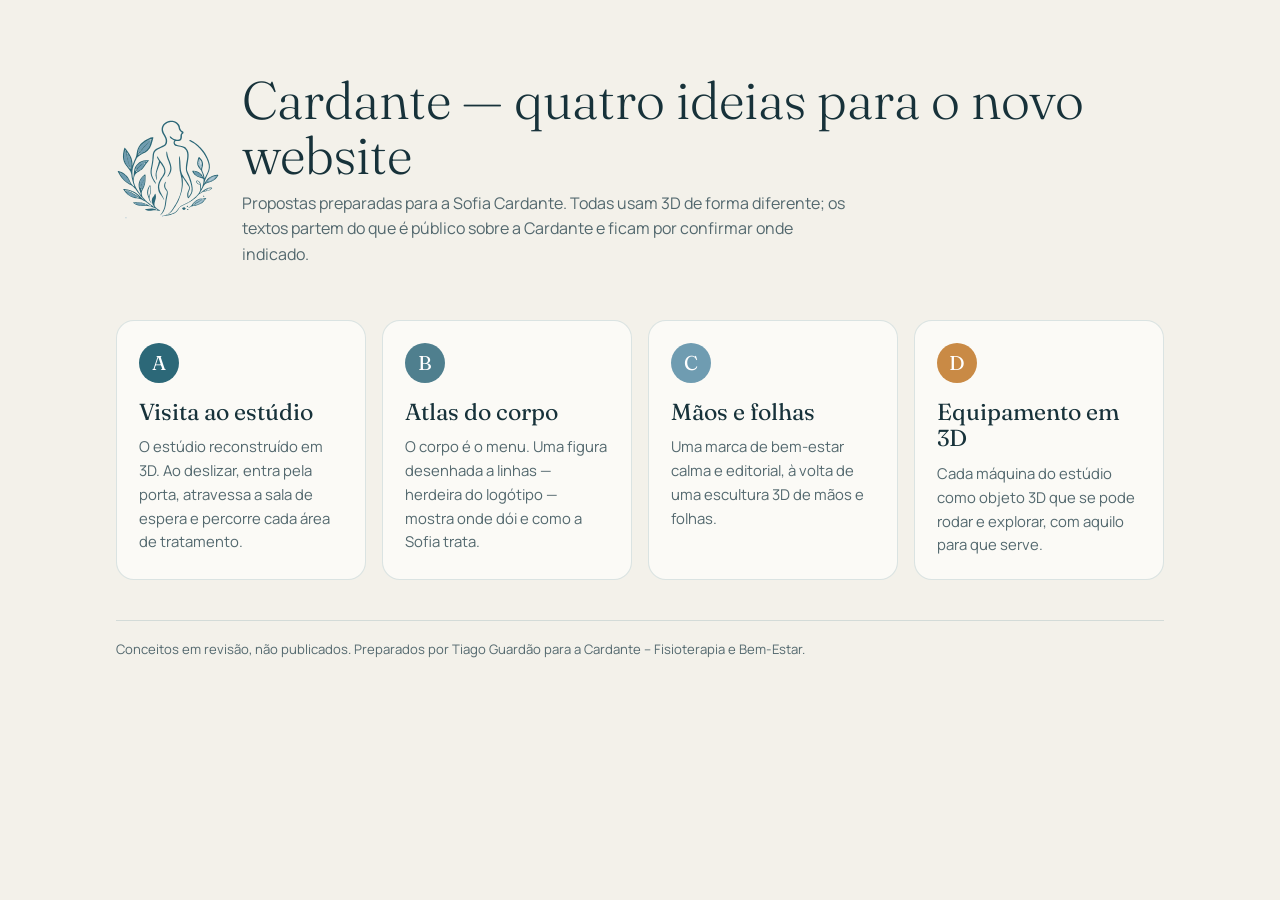
<file: index.html>
<!doctype html>
<html lang="pt-PT">
<head>
<meta charset="utf-8">
<meta name="viewport" content="width=device-width,initial-scale=1">
<meta name="robots" content="noindex, nofollow">
<title>Cardante — quatro propostas de website</title>
<meta name="description" content="Quatro conceitos de website para a Cardante – Fisioterapia e Bem-Estar, preparados por Tiago Guardão.">
<link rel="icon" href="assets/cardante-mark.svg" type="image/svg+xml">
<link rel="preconnect" href="https://fonts.googleapis.com">
<link rel="preconnect" href="https://fonts.gstatic.com" crossorigin>
<link href="https://fonts.googleapis.com/css2?family=Fraunces:opsz,wght@9..144,300;9..144,400&family=Manrope:wght@400;600&display=swap" rel="stylesheet">
<style>
  :root { --ink:#17323a; --soft:#53686e; --teal:#2c6878; --bg:#f3f1ea; --card:#fbfaf6; --line:rgba(44,104,120,.16); }
  * { box-sizing: border-box; }
  body { margin: 0; background: var(--bg); color: var(--ink); font: 400 16px/1.6 "Manrope", system-ui, sans-serif; }
  main { max-width: 1080px; margin: 0 auto; padding: clamp(28px, 6vw, 72px) 16px 64px; }
  header { display: grid; grid-template-columns: auto 1fr; gap: 22px; align-items: center; margin-bottom: clamp(28px, 5vw, 52px); }
  header img { width: clamp(72px, 10vw, 104px); height: auto; }
  h1 { font: 300 clamp(2rem, 4.6vw, 3.3rem)/1.05 "Fraunces", Georgia, serif; margin: 0 0 8px; }
  header p { margin: 0; color: var(--soft); max-width: 38rem; }
  .grid { display: grid; grid-template-columns: repeat(auto-fit, minmax(240px, 1fr)); gap: 16px; }
  a.opt { display: flex; flex-direction: column; gap: 10px; text-decoration: none; color: inherit; background: var(--card);
    border: 1px solid var(--line); border-radius: 18px; padding: 22px; min-height: 230px; transition: transform .25s, box-shadow .25s; }
  a.opt:hover, a.opt:focus-visible { transform: translateY(-3px); box-shadow: 0 16px 40px rgba(23,50,58,.12); outline: none; }
  .tag { width: 40px; height: 40px; border-radius: 50%; display: grid; place-items: center; font: 400 1.25rem/1 "Fraunces", serif; color: #fff; background: var(--c); }
  .opt h2 { font: 400 1.45rem/1.15 "Fraunces", Georgia, serif; margin: 6px 0 0; }
  .opt p { margin: 0; color: var(--soft); font-size: .93rem; }
  footer { margin-top: 40px; font-size: .82rem; color: var(--soft); border-top: 1px solid var(--line); padding-top: 18px; }
</style>
</head>
<body>
<main>
  <header>
    <img src="assets/cardante-mark.svg" alt="" width="1768" height="1719">
    <div>
      <h1>Cardante — quatro ideias para o novo website</h1>
      <p>Propostas preparadas para a Sofia Cardante. Todas usam 3D de forma diferente; os textos partem do que é público sobre a Cardante e ficam por confirmar onde indicado.</p>
    </div>
  </header>
  <div class="grid">
    <a class="opt" href="a/" style="--c:#2c6878">
      <span class="tag">A</span><h2>Visita ao estúdio</h2>
      <p>O estúdio reconstruído em 3D. Ao deslizar, entra pela porta, atravessa a sala de espera e percorre cada área de tratamento.</p>
    </a>
    <a class="opt" href="b/" style="--c:#4f7f8e">
      <span class="tag">B</span><h2>Atlas do corpo</h2>
      <p>O corpo é o menu. Uma figura desenhada a linhas — herdeira do logótipo — mostra onde dói e como a Sofia trata.</p>
    </a>
    <a class="opt" href="c/" style="--c:#6f9cb1">
      <span class="tag">C</span><h2>Mãos e folhas</h2>
      <p>Uma marca de bem-estar calma e editorial, à volta de uma escultura 3D de mãos e folhas.</p>
    </a>
    <a class="opt" href="d/" style="--c:#c98a45">
      <span class="tag">D</span><h2>Equipamento em 3D</h2>
      <p>Cada máquina do estúdio como objeto 3D que se pode rodar e explorar, com aquilo para que serve.</p>
    </a>
  </div>
  <footer>Conceitos em revisão, não publicados. Preparados por Tiago Guardão para a Cardante – Fisioterapia e Bem-Estar.</footer>
</main>
</body>
</html>
</file>
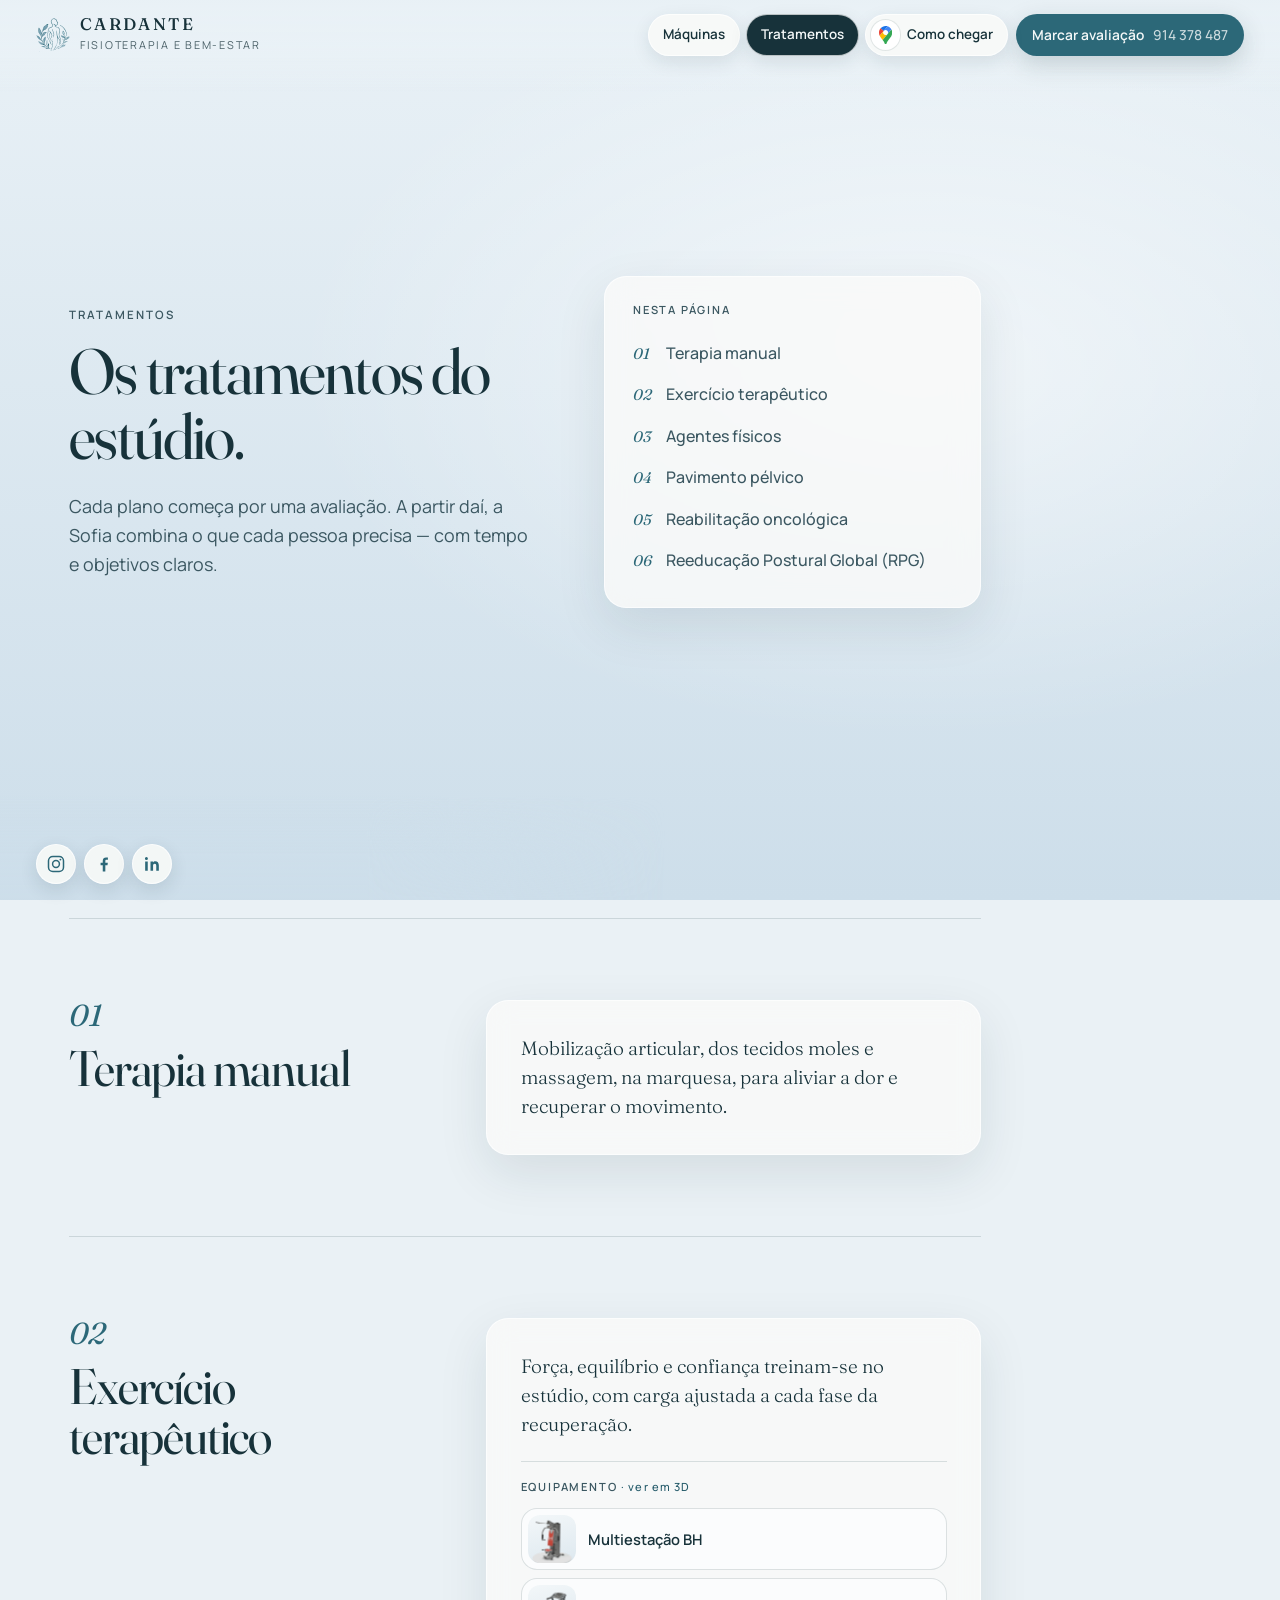
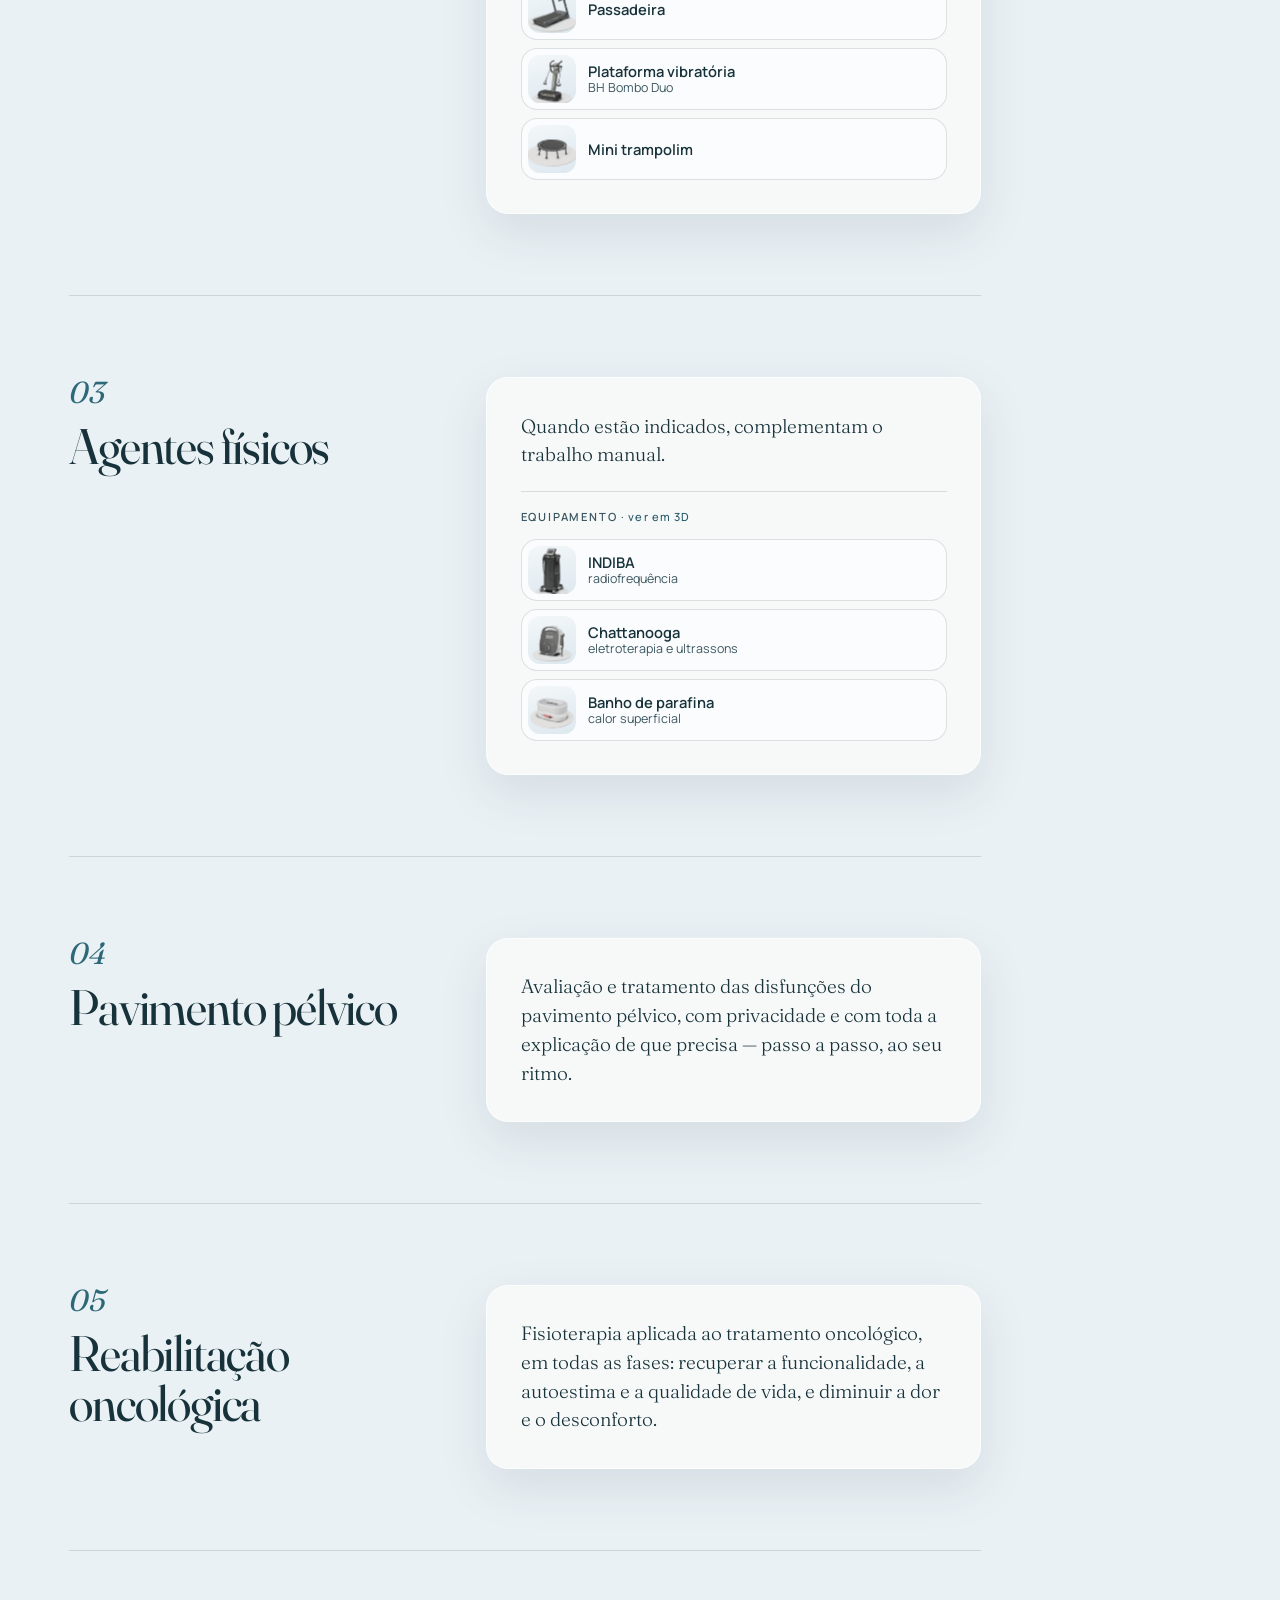
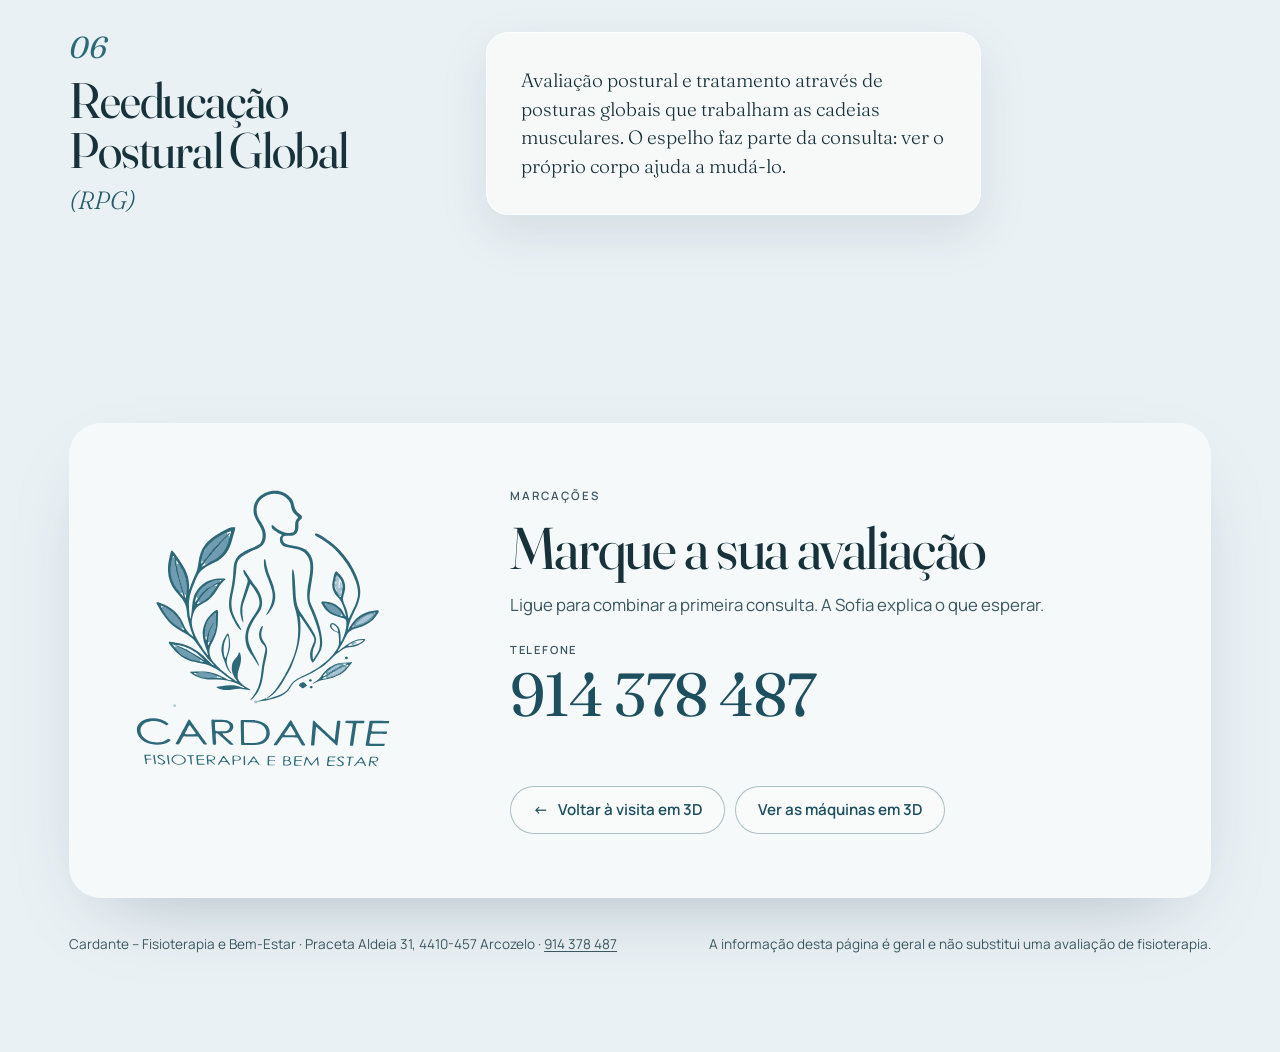
<file: a/tratamentos/index.html>
<!doctype html>
<html lang="pt-PT">
<head>
  <meta charset="utf-8">
  <meta name="viewport" content="width=device-width, initial-scale=1, viewport-fit=cover">
  <meta name="robots" content="noindex, nofollow">
  <title>Cardante — Tratamentos</title>
  <meta name="description" content="Os tratamentos da fisioterapeuta Sofia Cardante, no estúdio em Arcozelo (Vila Nova de Gaia): terapia manual, exercício terapêutico, agentes físicos, pavimento pélvico, reabilitação oncológica e Reeducação Postural Global.">
  <meta name="theme-color" content="#dfe9f2">
  <link rel="preconnect" href="https://fonts.googleapis.com">
  <link rel="preconnect" href="https://fonts.gstatic.com" crossorigin>
  <link href="https://fonts.googleapis.com/css2?family=Fraunces:opsz,wght@9..144,300;9..144,400;9..144,500&family=Manrope:wght@400;500;600;700&display=swap" rel="stylesheet">
  <link rel="icon" href="../../assets/cardante-mark.svg" type="image/svg+xml">
  <link rel="stylesheet" href="styles.css?v=8">
  <script>document.documentElement.classList.add('js');</script>
</head>
<body>
  <a class="skip" href="#conteudo">Saltar para o conteúdo</a>
  <div class="backdrop" aria-hidden="true"></div>

  <header class="top">
    <a class="brand" href="../" aria-label="Cardante — início">
      <img src="../../assets/cardante-mark.svg" alt="" width="34" height="33">
      <span><b>Cardante</b><small>Fisioterapia e Bem-Estar</small></span>
    </a>
    <nav class="nav" aria-label="Principal">
      <a href="../maquinas/">Máquinas</a>
      <a href="./" aria-current="page">Tratamentos</a>
      <a href="https://www.google.com/maps/dir/?api=1&amp;destination=Praceta%20Aldeia%2031%2C%204410-457%20Arcozelo%2C%20Vila%20Nova%20de%20Gaia" target="_blank" rel="noopener" class="maps"><span class="gm" aria-hidden="true"><svg viewBox="0 0 92.3 132.3"><path fill="#1a73e8" d="M60.2 2.2C55.8.8 51 0 46.1 0 32 0 19.3 6.4 10.8 16.5l21.8 18.3L60.2 2.2z"/><path fill="#ea4335" d="M10.8 16.5C4.1 24.5 0 34.9 0 46.1c0 8.7 1.7 15.7 4.6 22l28-33.3-21.8-18.3z"/><path fill="#4285f4" d="M46.2 28.5c9.8 0 17.7 7.9 17.7 17.7 0 4.3-1.6 8.3-4.2 11.4 0 0 13.9-16.6 27.5-32.7-5.6-10.8-15.3-19-27-22.7L32.6 34.8c3.3-3.8 8.1-6.3 13.6-6.3"/><path fill="#fbbc04" d="M46.2 63.8c-9.8 0-17.7-7.9-17.7-17.7 0-4.3 1.5-8.3 4.1-11.3l-28 33.3c4.8 10.6 12.8 19.2 21 29.9l34.1-40.5c-3.3 3.9-8.1 6.3-13.5 6.3"/><path fill="#34a853" d="M59.1 109.2c15.4-24.1 33.3-35 33.3-63 0-7.7-1.9-14.9-5.2-21.3L25.6 98c2.6 3.4 5.3 7.3 7.9 11.3 9.4 14.5 6.8 23.1 12.8 23.1s3.4-8.7 12.8-23.2"/></svg></span>Como chegar</a>
    </nav>
    <a class="cta" href="tel:+351914378487" aria-label="Marcar avaliação: 914 378 487"><svg class="ico" viewBox="0 0 24 24" aria-hidden="true"><path d="M6.6 3.5h3l1.5 4-2 1.3a11 11 0 0 0 6.1 6.1l1.3-2 4 1.5v3a2 2 0 0 1-2.2 2A17 17 0 0 1 4.6 5.7a2 2 0 0 1 2-2.2z"/></svg><span class="txt">Marcar<span class="long"> avaliação</span> <span class="num">914 378 487</span></span></a>
  </header>

  <nav class="rail" aria-label="Tratamentos">
    <ol>
      <li><a href="#terapia-manual"><span class="rail-no">01</span><span class="rail-name">Terapia manual</span></a></li>
      <li><a href="#exercicio-terapeutico"><span class="rail-no">02</span><span class="rail-name">Exercício terapêutico</span></a></li>
      <li><a href="#agentes-fisicos"><span class="rail-no">03</span><span class="rail-name">Agentes físicos</span></a></li>
      <li><a href="#pavimento-pelvico"><span class="rail-no">04</span><span class="rail-name">Pavimento pélvico</span></a></li>
      <li><a href="#reabilitacao-oncologica"><span class="rail-no">05</span><span class="rail-name">Reabilitação oncológica</span></a></li>
      <li><a href="#rpg"><span class="rail-no">06</span><span class="rail-name">Reeducação Postural Global</span></a></li>
    </ol>
  </nav>

  <nav class="social" aria-label="Redes sociais">
    <a href="https://www.instagram.com/cardantefisio/" target="_blank" rel="noopener" aria-label="Instagram da Cardante (@cardantefisio)" title="Instagram · @cardantefisio">
      <svg viewBox="0 0 24 24" aria-hidden="true"><rect x="3" y="3" width="18" height="18" rx="5.2"/><circle cx="12" cy="12" r="4.1"/><circle class="dot" cx="17.3" cy="6.7" r="1.15"/></svg>
    </a>
    <a href="https://www.facebook.com/sofia.cardante.9/" target="_blank" rel="noopener" aria-label="Facebook da Sofia Cardante" title="Facebook">
      <svg viewBox="0 0 24 24" aria-hidden="true"><path class="fill" d="M13.6 21v-7.6h2.6l.4-3h-3V8.5c0-.9.3-1.5 1.5-1.5h1.6V4.3c-.3 0-1.2-.1-2.3-.1-2.3 0-3.9 1.4-3.9 4v2.2H7.9v3h2.6V21z"/></svg>
    </a>
    <a href="https://www.linkedin.com/in/sofia-cardante-8ba050110/" target="_blank" rel="noopener" aria-label="LinkedIn da Sofia Cardante" title="LinkedIn">
      <svg viewBox="0 0 24 24" aria-hidden="true"><path class="fill" d="M6.9 8.9H3.8V20h3.1zM5.3 3.6a1.8 1.8 0 1 0 0 3.6 1.8 1.8 0 0 0 0-3.6zM20.2 13.6c0-3-1.6-4.9-4.2-4.9-1.3 0-2.3.7-2.8 1.5V8.9h-3V20h3.1v-5.8c0-1.5.6-2.6 2-2.6 1.3 0 1.8 1 1.8 2.6V20h3.1z"/></svg>
    </a>
  </nav>

  <main id="conteudo">

    <!-- Abertura -->
    <section class="hero" id="inicio" aria-labelledby="inicio-t" data-tint="#e9f1f6 #cddeea">
      <div class="wrap hero-grid">
        <div class="hero-copy rv">
          <p class="kicker">Tratamentos</p>
          <h1 id="inicio-t">Os tratamentos do estúdio.</h1>
          <p class="hero-lede">Cada plano começa por uma avaliação. A partir daí, a Sofia combina o que cada pessoa precisa — com tempo e objetivos claros.</p>
        </div>
        <nav class="card index rv" aria-labelledby="index-t">
          <p class="lbl" id="index-t">Nesta página</p>
          <ol class="index-list">
              <li><a href="#terapia-manual"><span class="n">01</span><span>Terapia manual</span></a></li>
              <li><a href="#exercicio-terapeutico"><span class="n">02</span><span>Exercício terapêutico</span></a></li>
              <li><a href="#agentes-fisicos"><span class="n">03</span><span>Agentes físicos</span></a></li>
              <li><a href="#pavimento-pelvico"><span class="n">04</span><span>Pavimento pélvico</span></a></li>
              <li><a href="#reabilitacao-oncologica"><span class="n">05</span><span>Reabilitação oncológica</span></a></li>
              <li><a href="#rpg"><span class="n">06</span><span>Reeducação Postural Global (RPG)</span></a></li>
          </ol>
        </nav>
      </div>
    </section>

    <!-- Tratamentos: uma só lista, todos com o mesmo peso -->
    <section class="group" id="tratamentos" aria-labelledby="tratamentos-t">
      <div class="wrap">
        <h2 class="sr" id="tratamentos-t">Tratamentos</h2>

        <article class="tr" id="terapia-manual" aria-labelledby="terapia-manual-t" data-tint="#e8f0f5 #cfdfea">
          <div class="tr-head rv">
            <p class="kicker"><span class="no">01</span></p>
            <h3 id="terapia-manual-t">Terapia manual</h3>
          </div>
          <div class="card rv">
            <p class="lede">Mobilização articular, dos tecidos moles e massagem, na marquesa, para aliviar a dor e recuperar o movimento.</p>
          </div>
        </article>

        <article class="tr" id="exercicio-terapeutico" aria-labelledby="exercicio-terapeutico-t" data-tint="#e8f0ee #d0e1dc">
          <div class="tr-head rv">
            <p class="kicker"><span class="no">02</span></p>
            <h3 id="exercicio-terapeutico-t">Exercício terapêutico</h3>
          </div>
          <div class="card rv">
            <p class="lede">Força, equilíbrio e confiança treinam-se no estúdio, com carga ajustada a cada fase da recuperação.</p>
            <div class="kit">
              <p class="lbl">Equipamento <span class="lbl-hint">· ver em 3D</span></p>
              <ul class="chips">
                <li><a class="chip" href="../maquinas/#multiestacao"><span class="thumb"><img src="../maquinas/media/bh-multigym.webp" width="900" height="900" loading="lazy" alt=""></span><span class="chip-t"><b>Multiestação BH</b></span><span class="sr">, ver em 3D</span></a></li>
                <li><a class="chip" href="../maquinas/#passadeira"><span class="thumb"><img src="../maquinas/media/treadmill.webp" width="900" height="900" loading="lazy" alt=""></span><span class="chip-t"><b>Passadeira</b></span><span class="sr">, ver em 3D</span></a></li>
                <li><a class="chip" href="../maquinas/#bombo-duo"><span class="thumb"><img src="../maquinas/media/vibration-plate.webp" width="900" height="900" loading="lazy" alt=""></span><span class="chip-t"><b>Plataforma vibratória</b><small>BH Bombo Duo</small></span><span class="sr">, ver em 3D</span></a></li>
                <li><a class="chip" href="../maquinas/#trampolim"><span class="thumb"><img src="../maquinas/media/trampoline.webp" width="900" height="900" loading="lazy" alt=""></span><span class="chip-t"><b>Mini trampolim</b></span><span class="sr">, ver em 3D</span></a></li>
              </ul>
            </div>
          </div>
        </article>

        <article class="tr" id="agentes-fisicos" aria-labelledby="agentes-fisicos-t" data-tint="#e7eef3 #d1dde7">
          <div class="tr-head rv">
            <p class="kicker"><span class="no">03</span></p>
            <h3 id="agentes-fisicos-t">Agentes físicos</h3>
          </div>
          <div class="card rv">
            <p class="lede">Quando estão indicados, complementam o trabalho manual.</p>
            <div class="kit">
              <p class="lbl">Equipamento <span class="lbl-hint">· ver em 3D</span></p>
              <ul class="chips">
                <li><a class="chip" href="../maquinas/#indiba"><span class="thumb"><img src="../maquinas/media/rf-tower.webp" width="900" height="900" loading="lazy" alt=""></span><span class="chip-t"><b>INDIBA</b><small>radiofrequência</small></span><span class="sr">, ver em 3D</span></a></li>
                <li><a class="chip" href="../maquinas/#chattanooga"><span class="thumb"><img src="../maquinas/media/chattanooga-unit.webp" width="900" height="900" loading="lazy" alt=""></span><span class="chip-t"><b>Chattanooga</b><small>eletroterapia e ultrassons</small></span><span class="sr">, ver em 3D</span></a></li>
                <li><a class="chip" href="../maquinas/#parafina"><span class="thumb"><img src="../maquinas/media/paraffin-bath.webp" width="900" height="900" loading="lazy" alt=""></span><span class="chip-t"><b>Banho de parafina</b><small>calor superficial</small></span><span class="sr">, ver em 3D</span></a></li>
              </ul>
            </div>
          </div>
        </article>

        <article class="tr" id="pavimento-pelvico" aria-labelledby="pavimento-pelvico-t" data-tint="#edf2f5 #d7e3ec">
          <div class="tr-head rv">
            <p class="kicker"><span class="no">04</span></p>
            <h3 id="pavimento-pelvico-t">Pavimento pélvico</h3>
          </div>
          <div class="card rv">
            <p class="lede">Avaliação e tratamento das disfunções do pavimento pélvico, com privacidade e com toda a explicação de que precisa — passo a passo, ao seu ritmo.</p>
          </div>
        </article>

        <article class="tr" id="reabilitacao-oncologica" aria-labelledby="reabilitacao-oncologica-t" data-tint="#f4eee6 #e6d9c8">
          <div class="tr-head rv">
            <p class="kicker"><span class="no">05</span></p>
            <h3 id="reabilitacao-oncologica-t">Reabilitação oncológica</h3>
          </div>
          <div class="card rv">
            <p class="lede">Fisioterapia aplicada ao tratamento oncológico, em todas as fases: recuperar a funcionalidade, a autoestima e a qualidade de vida, e diminuir a dor e o desconforto.</p>
          </div>
        </article>

        <article class="tr" id="rpg" aria-labelledby="rpg-t" data-tint="#eaedf5 #d4dbec">
          <div class="tr-head rv">
            <p class="kicker"><span class="no">06</span></p>
            <h3 id="rpg-t">Reeducação Postural Global <span class="abbr">(RPG)</span></h3>
          </div>
          <div class="card rv">
            <p class="lede">Avaliação postural e tratamento através de posturas globais que trabalham as cadeias musculares. O espelho faz parte da consulta: ver o próprio corpo ajuda a mudá-lo.</p>
          </div>
        </article>
      </div>
    </section>

    <!-- Contacto -->
    <section class="contact-wrap" id="contacto" aria-labelledby="contacto-t" data-tint="#eef3f6 #dde7ee">
      <div class="contact rv">
        <div class="contact-brand">
          <img src="../../assets/cardante-logo.svg" width="230" height="250" alt="Cardante – Fisioterapia e Bem-Estar">
        </div>
        <div class="contact-main">
          <p class="kicker">Marcações</p>
          <h2 id="contacto-t">Marque a sua avaliação</h2>
          <p class="contact-lede">Ligue para combinar a primeira consulta. A Sofia explica o que esperar.</p>
          <p class="phone-lbl">Telefone</p>
          <a class="phone" href="tel:+351914378487">914 378 487</a>
          <nav class="more-links" aria-label="Continuar">
            <a class="btn btn-ghost" href="../"><span aria-hidden="true">←</span> Voltar à visita em 3D</a>
            <a class="btn btn-ghost" href="../maquinas/">Ver as máquinas em 3D</a>
          </nav>
        </div>
      </div>
    </section>
  </main>

  <footer class="site-footer">
    <p>Cardante – Fisioterapia e Bem-Estar · Praceta Aldeia 31, 4410-457 Arcozelo · <a href="tel:+351914378487">914 378 487</a></p>
    <p class="fine-print">A informação desta página é geral e não substitui uma avaliação de fisioterapia.</p>
  </footer>

  <script src="app.js" defer></script>
</body>
</html>
</file>
<file: a/tratamentos/styles.css>
/* Cardante – Fisioterapia e Bem-Estar · Opção A, página "Tratamentos".
   Mesma linguagem visual da Opção A (cabeçalho, redes sociais, cartões de vidro) e da página Máquinas
   (fundo tingido por capítulo, índice lateral numerado, bloco de contacto). Sem WebGL. */

@property --bg1 { syntax: '<color>'; inherits: true; initial-value: #e9f1f6; }
@property --bg2 { syntax: '<color>'; inherits: true; initial-value: #cddeea; }
@property --band-t { syntax: '<color>'; inherits: true; initial-value: #e9f1f6; }
@property --band-b { syntax: '<color>'; inherits: true; initial-value: #cddeea; }

:root {
  --ink: #17323a;
  --ink-2: #3b5761;
  --ink-soft: #4b6168;
  --teal: #2c6878;
  --teal-deep: #1d4f5e;
  --teal-text: #245a69;
  --leaf: #6f9cb1;
  --pine: #c98a45;
  --glass: rgba(250, 251, 249, .86);
  --line: rgba(20, 49, 58, 0.14);
  --serif: "Fraunces", "Iowan Old Style", Georgia, serif;
  --sans: "Manrope", system-ui, -apple-system, "Segoe UI", sans-serif;
  --gutter: clamp(16px, 5.4vw, 92px);
  --max: 1160px;
  --rail-space: 0px;
  --ease: cubic-bezier(.2, .7, .2, 1);
  color-scheme: light;
}

*, *::before, *::after { box-sizing: border-box; }
html { -webkit-text-size-adjust: 100%; scroll-behavior: smooth; }
body {
  margin: 0; background: #eaf1f5; color: var(--ink);
  font: 400 1rem/1.6 var(--sans); -webkit-font-smoothing: antialiased; text-rendering: optimizeLegibility;
}
img { max-width: 100%; height: auto; display: block; }
a { color: var(--teal-deep); text-underline-offset: .18em; text-decoration-thickness: 1px; }
a:hover { color: var(--ink); }
:focus-visible { outline: 2.5px solid var(--teal); outline-offset: 3px; border-radius: 6px; }
.sr { position: absolute; width: 1px; height: 1px; overflow: hidden; clip: rect(0 0 0 0); white-space: nowrap; }
.skip {
  position: fixed; left: 12px; top: 12px; z-index: 50; padding: 10px 16px; border-radius: 999px;
  background: var(--ink); color: #fff; text-decoration: none; transform: translateY(-160%); transition: transform .2s;
}
.skip:focus { transform: none; }

/* ---------- fundo tingido (muda com o capítulo ativo, app.js) ---------- */
.backdrop {
  position: fixed; inset: 0; z-index: -1;
  background:
    radial-gradient(70% 60% at 72% 40%, rgba(255, 255, 255, .55), rgba(255, 255, 255, 0) 70%),
    linear-gradient(180deg, var(--bg1) 0%, var(--bg2) 100%);
  transition: --bg1 1.4s ease, --bg2 1.4s ease;
}

/* ---------- cabeçalho (igual ao .top da Opção A) ---------- */
.top { position: fixed; z-index: 20; top: 0; left: 0; right: 0; display: flex; justify-content: space-between; align-items: center;
  padding: max(14px, env(safe-area-inset-top)) clamp(16px, 3vw, 36px) 14px; pointer-events: none; }
.top::before { content: ""; position: absolute; inset: 0 0 -22px; z-index: -1; pointer-events: none;
  background: linear-gradient(180deg, var(--band-t) 0%, color-mix(in srgb, var(--band-t) 78%, transparent) 62%, color-mix(in srgb, var(--band-t) 0%, transparent) 100%);
  transition: --band-t 1.4s ease; }
.top a { pointer-events: auto; }
.brand { display: flex; align-items: center; gap: 10px; text-decoration: none; color: var(--ink); }
.brand img { width: 34px; height: auto; }
.brand b { display: block; font: 500 1.05rem/1 var(--serif); letter-spacing: .14em; text-transform: uppercase; }
.brand small { display: block; font-size: .68rem; letter-spacing: .16em; text-transform: uppercase; color: var(--ink-soft); margin-top: 3px; }
.brand:hover { color: var(--ink); }
.nav { display: flex; gap: 6px; margin-left: auto; margin-right: 8px; pointer-events: auto; }
.nav a { text-decoration: none; color: var(--ink); font-weight: 600; font-size: .84rem; line-height: 1.6; padding: 9px 14px; border-radius: 999px;
  background: var(--glass); border: 1px solid rgba(255, 255, 255, .7); box-shadow: 0 6px 18px rgba(23, 50, 58, .1);
  -webkit-backdrop-filter: blur(10px); backdrop-filter: blur(10px); white-space: nowrap; transition: background .2s, color .2s; }
.nav a:hover, .nav a:focus-visible { background: #fff; color: var(--teal); outline: none; }
/* "Como chegar": round Google Maps badge inside the pill, concentric with its left end (badge = line box + 8px, so the pill keeps its height) */
.nav a.maps { display: inline-flex; align-items: center; gap: 7px; padding: 5px 14px 5px 5px; }
.nav a.maps .gm { flex: none; width: calc(1.6em + 8px); height: calc(1.6em + 8px); border-radius: 50%; background: #fff; box-shadow: 0 0 0 1px rgba(23, 50, 58, .1); display: grid; place-items: center; }
.nav a.maps .gm svg { height: 64%; width: auto; display: block; }
.nav a[aria-current] { background: var(--ink); color: #f4f8f8; }
.cta { text-decoration: none; background: var(--teal); color: #f4f8f8; font-weight: 600; font-size: .86rem; line-height: 1.6;
  padding: 10px 16px; border-radius: 999px; box-shadow: 0 8px 24px rgba(23, 50, 58, .18); white-space: nowrap; }
.cta .num { font-weight: 500; opacity: .8; margin-left: 6px; }
.cta .ico { display: none; width: 18px; height: 18px; fill: none; stroke: currentColor; stroke-width: 1.8; stroke-linejoin: round; }
.cta:hover, .cta:focus-visible { background: #22525f; color: #f4f8f8; outline: none; }

/* ---------- redes sociais (canto inferior esquerdo, igual à Opção A) ---------- */
.social { position: fixed; z-index: 20; left: clamp(16px, 3vw, 36px); bottom: max(16px, env(safe-area-inset-bottom)); display: flex; gap: 8px; }
.social a { width: 40px; height: 40px; border-radius: 50%; display: grid; place-items: center; color: var(--teal);
  background: var(--glass); border: 1px solid rgba(255, 255, 255, .7); box-shadow: 0 6px 18px rgba(23, 50, 58, .12);
  -webkit-backdrop-filter: blur(10px); backdrop-filter: blur(10px); transition: background .2s, color .2s, transform .2s; }
.social a:hover, .social a:focus-visible { background: var(--teal); color: #fff; transform: translateY(-2px); outline: none; }
.social svg { width: 20px; height: 20px; fill: none; stroke: currentColor; stroke-width: 1.8; }
.social svg .dot, .social svg .fill { fill: currentColor; stroke: none; }
/* véu por trás das redes sociais: o texto que passa por baixo desvanece em vez de colidir com os ícones */
.social::before { content: ""; position: fixed; left: 0; bottom: 0; z-index: -1; pointer-events: none;
  width: min(680px, 52vw); height: calc(104px + env(safe-area-inset-bottom));
  background: linear-gradient(0deg, var(--band-b) 0%, color-mix(in srgb, var(--band-b) 82%, transparent) 45%, color-mix(in srgb, var(--band-b) 0%, transparent) 100%);
  -webkit-mask-image: linear-gradient(90deg, #000 55%, transparent); mask-image: linear-gradient(90deg, #000 55%, transparent);
  transition: --band-b 1.4s ease; }

/* ---------- índice lateral (como na página Máquinas) ---------- */
.rail { position: fixed; right: 20px; top: 50%; transform: translateY(-50%); z-index: 6; display: none; transition: opacity .5s; }
.rail ol { list-style: none; margin: 0; padding: 0; display: flex; flex-direction: column; gap: 4px; }
.rail a { position: relative; display: flex; align-items: center; justify-content: flex-end; padding: 5px 4px; text-decoration: none; color: var(--ink-2); }
.rail-no { font: 500 .78rem/1 var(--sans); font-variant-numeric: tabular-nums; letter-spacing: .06em; }
.rail-no::before { content: ""; display: inline-block; width: 14px; height: 1px; margin-right: 8px; vertical-align: middle; background: currentColor; opacity: .5; transition: width .4s var(--ease); }
.rail-name {
  position: absolute; right: calc(100% + 4px); top: 50%; font-size: .8rem; white-space: nowrap;
  padding: 2px 8px; border-radius: 6px; background: rgba(250, 251, 249, .7);
  opacity: 0; transform: translate(6px, -50%); transition: opacity .3s, transform .3s; pointer-events: none;
}
.rail a:hover .rail-name, .rail a:focus-visible .rail-name, .rail a[aria-current] .rail-name { opacity: 1; transform: translate(0, -50%); }
.rail a[aria-current] { color: var(--ink); }
.rail a[aria-current] .rail-no { color: var(--teal-text); font-weight: 700; }
.rail a[aria-current] .rail-no::before { width: 28px; opacity: 1; }
html.rail-off .rail { opacity: 0; pointer-events: none; }
@media (min-width: 1100px) {
  :root { --rail-space: 230px; }
  .rail { display: block; }
}

/* ---------- grelha de conteúdo (deixa espaço ao índice lateral) ---------- */
.wrap {
  width: min(var(--max), 100% - 2 * var(--gutter) - var(--rail-space));
  margin-left: calc(var(--gutter) + max(0px, (100% - 2 * var(--gutter) - var(--rail-space) - var(--max)) / 2));
}

/* ---------- tipografia comum ---------- */
.kicker {
  display: flex; flex-wrap: wrap; align-items: baseline; gap: 10px; margin: 0 0 14px;
  font-size: .72rem; font-weight: 600; letter-spacing: .17em; text-transform: uppercase; color: var(--ink-2);
}
.kicker .no { font: italic 400 1.9rem/1 var(--serif); letter-spacing: 0; color: var(--teal); text-transform: none; }
.kicker .cat { padding-left: 12px; border-left: 1px solid var(--line); }
.lbl { display: block; margin: 0 0 10px; font: 600 .7rem/1.3 var(--sans); letter-spacing: .16em; text-transform: uppercase; color: var(--ink-2); }
.card {
  background: rgba(250, 251, 249, .8); border: 1px solid rgba(255, 255, 255, .7); border-radius: 22px;
  -webkit-backdrop-filter: blur(14px) saturate(1.2); backdrop-filter: blur(14px) saturate(1.2);
  box-shadow: 0 18px 50px rgba(23, 50, 58, .1);
  padding: clamp(22px, 2.6vw, 34px);
}
.btn {
  display: inline-flex; align-items: center; gap: 10px; min-height: 48px; padding: 0 22px; border-radius: 999px;
  font-weight: 600; font-size: .95rem; text-decoration: none; transition: background .2s, color .2s, border-color .2s;
}
.btn-ghost { border: 1px solid rgba(29, 79, 94, .35); color: var(--teal-deep); background: rgba(255, 255, 255, .45); }
.btn-ghost:hover { background: #fff; color: var(--ink); }

/* ---------- abertura ---------- */
main { position: relative; z-index: 1; }
section[id], article[id] { scroll-margin-top: 72px; }
.hero { min-height: 92vh; min-height: 92svh; display: flex; align-items: center; padding: 120px 0 64px; }
.hero-grid { display: grid; grid-template-columns: minmax(0, 1.25fr) minmax(0, 1fr); gap: clamp(32px, 5vw, 80px); align-items: center; }
.hero h1 {
  margin: 0 0 24px; font: 400 clamp(2.6rem, 5vw, 4.6rem)/1.02 var(--serif);
  font-variation-settings: "opsz" 144; letter-spacing: -.028em; color: var(--ink); max-width: 11.5em;
}
.hero h1 em { font-style: italic; font-weight: 300; color: var(--teal); }
.hero-lede { margin: 0; font-size: 1.12rem; line-height: 1.6; max-width: 31em; color: var(--ink-2); }

.index { padding: 26px 28px; }
.index .lbl { margin-bottom: 16px; }
.index ol { list-style: none; margin: 0; padding: 0; display: grid; gap: 2px; }
.index ol a { display: flex; align-items: baseline; gap: 12px; padding: 7px 10px; margin: 0 -10px; border-radius: 10px;
  text-decoration: none; color: var(--ink-2); font-weight: 500; transition: background .2s, color .2s; }
.index ol a:hover, .index ol a:focus-visible { background: rgba(255, 255, 255, .75); color: var(--ink); }
.index .n { font: italic 400 .95rem/1 var(--serif); color: var(--teal); min-width: 1.4em; }

/* ---------- grupos e capítulos ---------- */
.group { padding: 10vh 0 2vh; }
.group-head { display: grid; grid-template-columns: auto 1fr; align-items: end; gap: 6px 28px; margin-bottom: 4vh; }
.group-head h2 {
  margin: 0; font: 400 clamp(2.4rem, 4.4vw, 3.8rem)/1 var(--serif);
  font-variation-settings: "opsz" 144; letter-spacing: -.024em;
}
.group-head p { margin: 0 0 .5em; padding-left: 28px; border-left: 1px solid var(--line); color: var(--ink-2); font-size: 1.02rem; max-width: 28em; }

.tr {
  display: grid; grid-template-columns: minmax(0, 5fr) minmax(0, 7fr); gap: clamp(28px, 5vw, 80px); align-items: start;
  padding: clamp(44px, 9vh, 96px) 0; border-top: 1px solid var(--line);
}
.tr-head { position: sticky; top: 112px; }
.tr h3 {
  margin: 0; font: 400 clamp(2.3rem, 3.9vw, 3.7rem)/1 var(--serif);
  font-variation-settings: "opsz" 144; letter-spacing: -.024em; color: var(--ink); text-wrap: balance;
}
.tr h3 .abbr { display: block; margin-top: 10px; font: italic 300 .5em/1.2 var(--serif); letter-spacing: 0; color: var(--teal-text); }
.tr .card p { margin: 0 0 14px; color: var(--ink-2); }
.tr .card p:last-child { margin-bottom: 0; }
.tr .card .lede { font: 300 clamp(1.18rem, 1.5vw, 1.36rem)/1.5 var(--serif); color: var(--ink); }
.tr .card 
/* equipamento: um chip por aparelho, com a imagem do modelo 3D, que abre a página Máquinas nesse capítulo */
.kit { margin-top: 22px; padding-top: 18px; border-top: 1px solid var(--line); }
.chips { list-style: none; margin: 0; padding: 0; display: grid; grid-template-columns: repeat(auto-fill, minmax(220px, 1fr)); gap: 8px; }
.chip {
  display: flex; align-items: center; gap: 12px; min-height: 60px; padding: 6px 14px 6px 6px; border-radius: 16px;
  text-decoration: none; color: var(--ink); background: rgba(255, 255, 255, .55); border: 1px solid var(--line);
  transition: background .2s, border-color .2s, transform .25s var(--ease), box-shadow .25s var(--ease);
}
.chip:hover, .chip:focus-visible { background: #fff; border-color: var(--teal); color: var(--ink); transform: translateY(-2px); box-shadow: 0 10px 24px -14px rgba(20, 49, 58, .45); }
.thumb { flex: none; width: 48px; height: 48px; border-radius: 12px; overflow: hidden; display: grid; place-items: center;
  background: linear-gradient(165deg, #f3f7f9, #dde8ef); }
.thumb img { width: 100%; height: 100%; object-fit: contain; transform: scale(1.18); }
.chip-t { display: flex; flex-direction: column; min-width: 0; padding-right: 4px; }
.chip-t b { font-weight: 600; font-size: .92rem; line-height: 1.25; }
.chip-t small { font-size: .78rem; line-height: 1.3; color: var(--ink-2); }
.lbl-hint { letter-spacing: .1em; text-transform: none; font-weight: 500; color: var(--teal-text); }

/* ---------- contacto (como na página Máquinas) ---------- */
.contact-wrap { padding: 12vh 0 0; }
.contact {
  position: relative; display: grid; grid-template-columns: minmax(200px, 300px) 1fr; gap: clamp(32px, 6vw, 96px);
  align-items: start; margin: 0 var(--gutter); padding: clamp(36px, 5vw, 72px);
  border-radius: 32px; background: rgba(248, 250, 251, .82); box-shadow: 0 30px 80px -40px rgba(20, 49, 58, .35);
}
.contact-brand img { width: 100%; max-width: 260px; height: auto; }
.contact h2 { margin: 0 0 14px; font: 400 clamp(2.4rem, 4.6vw, 4rem)/1 var(--serif); font-variation-settings: "opsz" 144; letter-spacing: -.024em; }
.contact-lede { margin: 0 0 24px; font-size: 1.05rem; max-width: 32em; color: var(--ink-2); }
.phone-lbl { margin: 0 0 8px; font: 600 .7rem/1.3 var(--sans); letter-spacing: .16em; text-transform: uppercase; color: var(--ink-2); }
.phone {
  display: inline-block; margin-bottom: 34px; text-decoration: none;
  font: 400 clamp(2.4rem, 5vw, 3.8rem)/1 var(--serif); letter-spacing: -.01em; color: var(--teal-deep); font-variant-numeric: lining-nums;
}
.phone:hover { color: var(--ink); }
.more-links { display: flex; flex-wrap: wrap; gap: 10px; margin-top: 26px; }

.site-footer {
  position: relative; z-index: 1; padding: 36px var(--gutter) 96px; font-size: .85rem; color: var(--ink-2);
  display: flex; flex-wrap: wrap; justify-content: space-between; gap: 6px 32px;
}
.site-footer p { margin: 0; }
.site-footer a { color: inherit; }

/* ---------- entrada suave (só com JavaScript e sem "reduzir movimento") ---------- */
html.reveal .rv { opacity: 0; transform: translateY(26px); transition: opacity .9s ease, transform 1s var(--ease); }
html.reveal .rv.in { opacity: 1; transform: none; }
html.reveal .tr .card.rv { transition-delay: .08s; }

/* ---------- ecrãs médios e estreitos ---------- */
@media (max-width: 899.98px) {
  .hero { min-height: 0; padding: 104px 0 24px; }
  .hero-grid { grid-template-columns: 1fr; gap: 26px; }
  .hero h1 { font-size: clamp(2.3rem, 10.6vw, 3.2rem); margin-bottom: 18px; }
  .hero-lede { font-size: 1.02rem; }
  .index { padding: 20px 20px 16px; }
  .group { padding: 56px 0 0; }
  .group-head { grid-template-columns: 1fr; margin-bottom: 18px; }
  .group-head p { padding-left: 0; border-left: 0; margin: 4px 0 0; }
  .tr { grid-template-columns: 1fr; gap: 16px; padding: 30px 0 34px; }
  .tr-head { position: static; }
  .tr h3 { font-size: clamp(2.1rem, 10vw, 2.8rem); }
  .card { padding: 22px 20px; border-radius: 20px; }
  .chips { grid-template-columns: 1fr; }
  .chip::after { content: ""; flex: none; width: 7px; height: 7px; margin: 0 4px 0 auto; border-top: 1.5px solid var(--teal); border-right: 1.5px solid var(--teal);
    transform: rotate(45deg); opacity: .7; }
  .contact-wrap { padding-top: 56px; }
  .contact { grid-template-columns: 1fr; margin: 0 10px; padding: 30px 22px; border-radius: 26px; gap: 22px; }
  .contact-brand img { max-width: 170px; }
    .site-footer { padding: 28px 16px 92px; flex-direction: column; }
  .social::before { width: 100%; height: calc(84px + env(safe-area-inset-bottom)); -webkit-mask-image: none; mask-image: none; }
}
/* cabeçalho e redes sociais: regras de ecrã estreito da Opção A */
@media (max-width: 760px) {
  .cta .num, .cta .long { display: none; }
  .brand small { display: none; }
  .nav a { padding: 8px 11px; font-size: .78rem; }
  .nav a.maps { padding: 4px 11px 4px 4px; gap: 6px; }
  .cta { padding: 9px 13px; font-size: .8rem; }
  .social { left: 12px; bottom: max(12px, env(safe-area-inset-bottom)); gap: 6px; }
  .social a { width: 36px; height: 36px; }
  .social svg { width: 18px; height: 18px; }
}
@media (max-width: 480px) {
  .top { padding-left: 12px; padding-right: 12px; }
  .brand span { display: none; }
  .nav { gap: 4px; margin-right: 6px; }
  .nav a { padding: 7px 9px; font-size: .72rem; }
  .nav a.maps { padding: 3px 9px 3px 3px; gap: 5px; }
  .brand img { width: 28px; }
  .cta { padding: 9px; display: grid; place-items: center; }
  .cta .ico { display: block; }
  .cta .txt { display: none; }
}

/* ---------- movimento reduzido ---------- */
@media (prefers-reduced-motion: reduce) {
  html { scroll-behavior: auto; }
  .backdrop, .top::before, .social::before { transition-duration: .01s; }
  html.reveal .rv { opacity: 1; transform: none; transition: none; }
  .chip, .social a, .rail-name, .rail-no::before { transition: none; }
  .chip:hover, .chip:focus-visible, .social a:hover, .social a:focus-visible { transform: none; }
}

@media print {
  .backdrop, .rail, .social, .top::before { display: none !important; }
  .top { position: static; }
  html.reveal .rv { opacity: 1; transform: none; }
}
</file>
